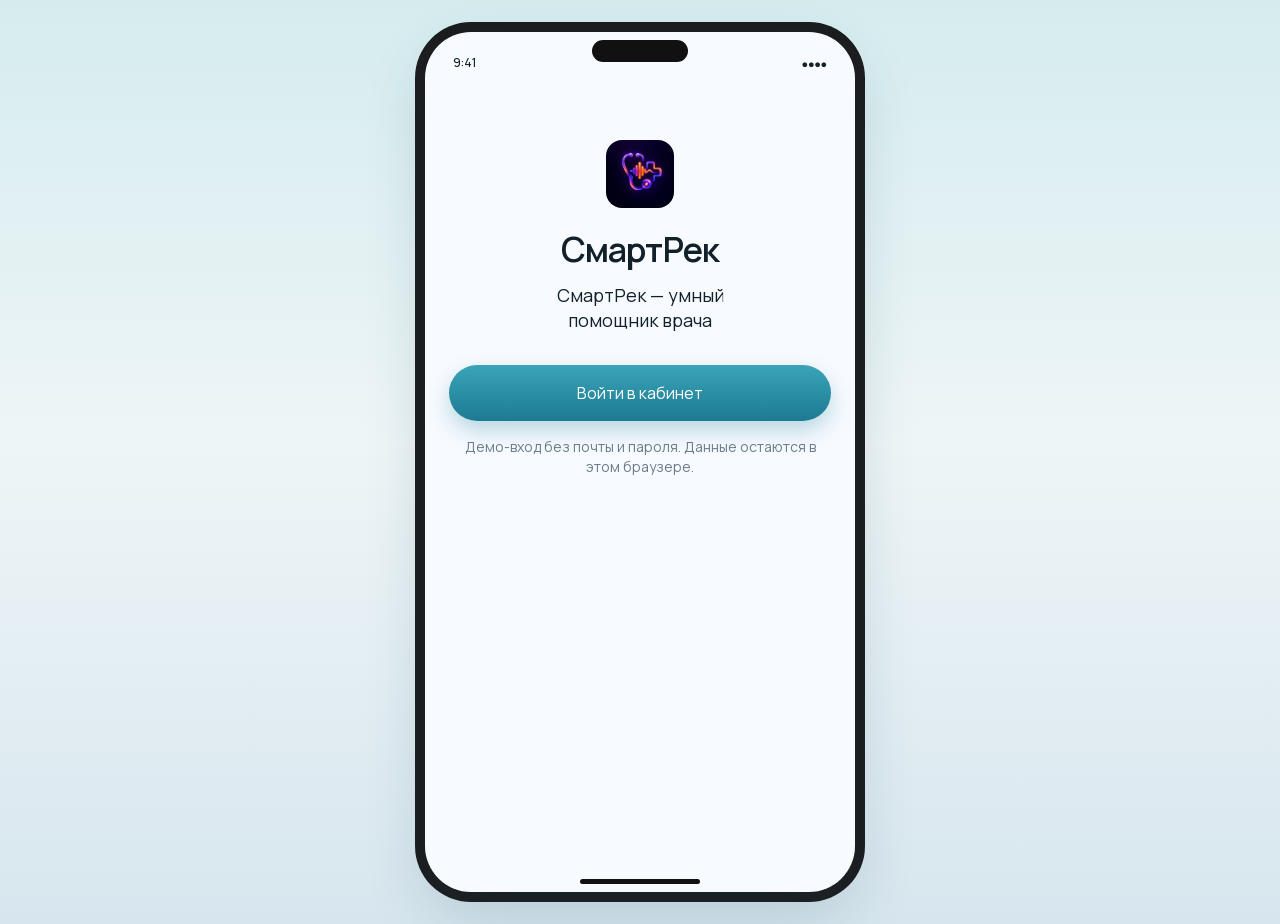
<file: index.html>
<!DOCTYPE html><!--hpTfC2CzHT2_aESXALljm--><html lang="ru" data-smartrek-build="20261110-webspeech1"><head><meta charSet="utf-8"/><meta name="viewport" content="width=device-width, initial-scale=1"/><link rel="preload" href="/_next/static/media/a343f882a40d2cc9-s.p.07ce798a.woff2" as="font" crossorigin="" type="font/woff2"/><link rel="preload" href="/_next/static/media/d3fe2f289711ac3f-s.p.5cf2134c.woff2" as="font" crossorigin="" type="font/woff2"/><link rel="stylesheet" href="/_next/static/chunks/7baa751d85ab25a5.css" data-precedence="next"/><link rel="preload" as="script" fetchPriority="low" href="/_next/static/chunks/337684941081ccfb.js"/><script src="/_next/static/chunks/5a50ee1d1bd5f6b0.js" async=""></script><script src="/_next/static/chunks/1dbb873a56bd22be.js" async=""></script><script src="/_next/static/chunks/0e4889d356df2fcb.js" async=""></script><script src="/_next/static/chunks/9ea5322c0c7643ae.js" async=""></script><script src="/_next/static/chunks/turbopack-999a85383418f954.js" async=""></script><script src="/_next/static/chunks/48ae33d9799efd59.js" async=""></script><script src="/_next/static/chunks/ff1a16fafef87110.js" async=""></script><script src="/_next/static/chunks/7dd66bdf8a7e5707.js" async=""></script><script src="/_next/static/chunks/6363c9e15fc1c7ba.js" async=""></script><meta name="next-size-adjust" content=""/><title>СмартРек — кабинет врача</title><meta name="description" content="Амбиентная голосовая документация, динамические шаблоны и Red Flags. Черновик карты проверяет врач."/><meta name="smartrek-build" content="20261110-webspeech1"/><link rel="icon" href="/favicon.ico?favicon.0b3bf435.ico" sizes="256x256" type="image/x-icon"/><link rel="icon" href="/logo.jpg"/><link rel="apple-touch-icon" href="/logo.jpg"/><script src="/_next/static/chunks/a6dad97d9634a72d.js" noModule=""></script></head><body class="manrope_b757649e-module__VxvIbG__variable font-sans antialiased"><div hidden=""><!--$--><!--/$--></div><script>(self.__next_s=self.__next_s||[]).push([0,{"children":"\n(function(){\n  var BUILD=\"20261110-webspeech1\";\n  var KEY=\"smartrek-build-seen\";\n  try {\n    document.documentElement.setAttribute(\"data-smartrek-build\", BUILD);\n    if (!(\"serviceWorker\" in navigator) || !window.isSecureContext) {\n      try { localStorage.setItem(KEY, BUILD); } catch (e) {}\n      return;\n    }\n    var seen = null;\n    try { seen = localStorage.getItem(KEY); } catch (e) {}\n    var needPurge = seen && seen !== BUILD;\n    navigator.serviceWorker.getRegistrations().then(function(regs){\n      var jobs = regs.map(function(reg){\n        var urls = [reg.active, reg.waiting, reg.installing].filter(Boolean).map(function(w){ return w.scriptURL; });\n        var stale = !urls.length || urls.some(function(u){ return u.indexOf(BUILD) === -1; });\n        return stale ? reg.unregister() : Promise.resolve(false);\n      });\n      return Promise.all(jobs).then(function(results){\n        var removed = results.some(Boolean);\n        if (!(needPurge || removed) || !(\"caches\" in window)) return removed;\n        return caches.keys().then(function(keys){\n          return Promise.all(keys.map(function(k){ return caches.delete(k); }));\n        }).then(function(){ return true; });\n      });\n    }).then(function(purged){\n      try { localStorage.setItem(KEY, BUILD); } catch (e) {}\n      if (!purged) return;\n      try {\n        if (sessionStorage.getItem(\"smartrek-boot-reload\") === BUILD) return;\n        sessionStorage.setItem(\"smartrek-boot-reload\", BUILD);\n        location.reload();\n      } catch (e) {}\n    }).catch(function(){});\n  } catch (e) {}\n})();\n","id":"smartrek-cache-bust"}])</script><div class="flex min-h-dvh items-center justify-center bg-[linear-gradient(180deg,#d5ecef_0%,#eef5f7_48%,#d7e6ee_100%)] p-0 md:p-8"><div class="phone-shadow relative flex min-h-dvh w-full max-w-[430px] flex-1 flex-col overflow-hidden bg-phone md:h-[860px] md:min-h-0 md:flex-none md:rounded-[46px]"><div class="pointer-events-none absolute left-1/2 top-2 z-30 hidden h-[22px] w-[96px] -translate-x-1/2 rounded-full bg-[#111] md:block"></div><div class="hidden h-11 shrink-0 items-end justify-between px-7 pb-1 text-[12px] font-medium text-ink md:flex"><span>9:41</span><span class="flex items-center gap-1 text-[11px] tracking-tight">●●●●</span></div><div class="flex min-h-0 flex-1 flex-col"><div class="flex flex-1 items-center justify-center text-sm text-muted">Загрузка…</div></div><div class="pointer-events-none mx-auto mb-2 hidden h-[5px] w-[120px] rounded-full bg-[#111] md:block"></div></div></div><script src="/_next/static/chunks/337684941081ccfb.js" id="_R_" async=""></script><script>(self.__next_f=self.__next_f||[]).push([0])</script><script>self.__next_f.push([1,"1:\"$Sreact.fragment\"\n2:I[79520,[\"/_next/static/chunks/48ae33d9799efd59.js\"],\"\"]\n4:I[19280,[\"/_next/static/chunks/48ae33d9799efd59.js\"],\"ServiceWorkerRegister\"]\n5:I[62473,[\"/_next/static/chunks/48ae33d9799efd59.js\"],\"AuthGate\"]\n6:I[39756,[\"/_next/static/chunks/ff1a16fafef87110.js\",\"/_next/static/chunks/7dd66bdf8a7e5707.js\"],\"default\"]\n7:I[37457,[\"/_next/static/chunks/ff1a16fafef87110.js\",\"/_next/static/chunks/7dd66bdf8a7e5707.js\"],\"default\"]\nd:I[68027,[\"/_next/static/chunks/48ae33d9799efd59.js\"],\"default\"]\n:HL[\"/_next/static/chunks/7baa751d85ab25a5.css\",\"style\"]\n:HL[\"/_next/static/media/a343f882a40d2cc9-s.p.07ce798a.woff2\",\"font\",{\"crossOrigin\":\"\",\"type\":\"font/woff2\"}]\n:HL[\"/_next/static/media/d3fe2f289711ac3f-s.p.5cf2134c.woff2\",\"font\",{\"crossOrigin\":\"\",\"type\":\"font/woff2\"}]\n3:T622,"])</script><script>self.__next_f.push([1,"\n(function(){\n  var BUILD=\"20261110-webspeech1\";\n  var KEY=\"smartrek-build-seen\";\n  try {\n    document.documentElement.setAttribute(\"data-smartrek-build\", BUILD);\n    if (!(\"serviceWorker\" in navigator) || !window.isSecureContext) {\n      try { localStorage.setItem(KEY, BUILD); } catch (e) {}\n      return;\n    }\n    var seen = null;\n    try { seen = localStorage.getItem(KEY); } catch (e) {}\n    var needPurge = seen \u0026\u0026 seen !== BUILD;\n    navigator.serviceWorker.getRegistrations().then(function(regs){\n      var jobs = regs.map(function(reg){\n        var urls = [reg.active, reg.waiting, reg.installing].filter(Boolean).map(function(w){ return w.scriptURL; });\n        var stale = !urls.length || urls.some(function(u){ return u.indexOf(BUILD) === -1; });\n        return stale ? reg.unregister() : Promise.resolve(false);\n      });\n      return Promise.all(jobs).then(function(results){\n        var removed = results.some(Boolean);\n        if (!(needPurge || removed) || !(\"caches\" in window)) return removed;\n        return caches.keys().then(function(keys){\n          return Promise.all(keys.map(function(k){ return caches.delete(k); }));\n        }).then(function(){ return true; });\n      });\n    }).then(function(purged){\n      try { localStorage.setItem(KEY, BUILD); } catch (e) {}\n      if (!purged) return;\n      try {\n        if (sessionStorage.getItem(\"smartrek-boot-reload\") === BUILD) return;\n        sessionStorage.setItem(\"smartrek-boot-reload\", BUILD);\n        location.reload();\n      } catch (e) {}\n    }).catch(function(){});\n  } catch (e) {}\n})();\n"])</script><script>self.__next_f.push([1,"0:{\"P\":null,\"b\":\"hpTfC2CzHT2-aESXALljm\",\"p\":\"\",\"c\":[\"\",\"\"],\"i\":false,\"f\":[[[\"\",{\"children\":[\"__PAGE__\",{}]},\"$undefined\",\"$undefined\",true],[\"\",[\"$\",\"$1\",\"c\",{\"children\":[[[\"$\",\"link\",\"0\",{\"rel\":\"stylesheet\",\"href\":\"/_next/static/chunks/7baa751d85ab25a5.css\",\"precedence\":\"next\",\"crossOrigin\":\"$undefined\",\"nonce\":\"$undefined\"}],[\"$\",\"script\",\"script-0\",{\"src\":\"/_next/static/chunks/48ae33d9799efd59.js\",\"async\":true,\"nonce\":\"$undefined\"}]],[\"$\",\"html\",null,{\"lang\":\"ru\",\"data-smartrek-build\":\"20261110-webspeech1\",\"children\":[\"$\",\"body\",null,{\"className\":\"manrope_b757649e-module__VxvIbG__variable font-sans antialiased\",\"children\":[[\"$\",\"$L2\",null,{\"id\":\"smartrek-cache-bust\",\"strategy\":\"beforeInteractive\",\"children\":\"$3\"}],[\"$\",\"$L4\",null,{}],[\"$\",\"div\",null,{\"className\":\"flex min-h-dvh items-center justify-center bg-[linear-gradient(180deg,#d5ecef_0%,#eef5f7_48%,#d7e6ee_100%)] p-0 md:p-8\",\"children\":[\"$\",\"div\",null,{\"className\":\"phone-shadow relative flex min-h-dvh w-full max-w-[430px] flex-1 flex-col overflow-hidden bg-phone md:h-[860px] md:min-h-0 md:flex-none md:rounded-[46px]\",\"children\":[[\"$\",\"div\",null,{\"className\":\"pointer-events-none absolute left-1/2 top-2 z-30 hidden h-[22px] w-[96px] -translate-x-1/2 rounded-full bg-[#111] md:block\"}],[\"$\",\"div\",null,{\"className\":\"hidden h-11 shrink-0 items-end justify-between px-7 pb-1 text-[12px] font-medium text-ink md:flex\",\"children\":[[\"$\",\"span\",null,{\"children\":\"9:41\"}],[\"$\",\"span\",null,{\"className\":\"flex items-center gap-1 text-[11px] tracking-tight\",\"children\":\"●●●●\"}]]}],[\"$\",\"div\",null,{\"className\":\"flex min-h-0 flex-1 flex-col\",\"children\":[\"$\",\"$L5\",null,{\"children\":[\"$\",\"$L6\",null,{\"parallelRouterKey\":\"children\",\"error\":\"$undefined\",\"errorStyles\":\"$undefined\",\"errorScripts\":\"$undefined\",\"template\":[\"$\",\"$L7\",null,{}],\"templateStyles\":\"$undefined\",\"templateScripts\":\"$undefined\",\"notFound\":[[[\"$\",\"title\",null,{\"children\":\"404: This page could not be found.\"}],[\"$\",\"div\",null,{\"style\":{\"fontFamily\":\"system-ui,\\\"Segoe UI\\\",Roboto,Helvetica,Arial,sans-serif,\\\"Apple Color Emoji\\\",\\\"Segoe UI Emoji\\\"\",\"height\":\"100vh\",\"textAlign\":\"center\",\"display\":\"flex\",\"flexDirection\":\"column\",\"alignItems\":\"center\",\"justifyContent\":\"center\"},\"children\":[\"$\",\"div\",null,{\"children\":[[\"$\",\"style\",null,{\"dangerouslySetInnerHTML\":{\"__html\":\"body{color:#000;background:#fff;margin:0}.next-error-h1{border-right:1px solid rgba(0,0,0,.3)}@media (prefers-color-scheme:dark){body{color:#fff;background:#000}.next-error-h1{border-right:1px solid rgba(255,255,255,.3)}}\"}}],\"$L8\",\"$L9\"]}]}]],[]],\"forbidden\":\"$undefined\",\"unauthorized\":\"$undefined\"}]}]}],\"$La\"]}]}]]}]}]]}],{\"children\":[\"__PAGE__\",\"$Lb\",{},null,false]},null,false],\"$Lc\",false]],\"m\":\"$undefined\",\"G\":[\"$d\",[\"$Le\"]],\"s\":false,\"S\":true}\n"])</script><script>self.__next_f.push([1,"f:I[47257,[\"/_next/static/chunks/ff1a16fafef87110.js\",\"/_next/static/chunks/7dd66bdf8a7e5707.js\"],\"ClientPageRoot\"]\n10:I[52683,[\"/_next/static/chunks/48ae33d9799efd59.js\",\"/_next/static/chunks/6363c9e15fc1c7ba.js\"],\"default\"]\n13:I[97367,[\"/_next/static/chunks/ff1a16fafef87110.js\",\"/_next/static/chunks/7dd66bdf8a7e5707.js\"],\"OutletBoundary\"]\n15:I[11533,[\"/_next/static/chunks/ff1a16fafef87110.js\",\"/_next/static/chunks/7dd66bdf8a7e5707.js\"],\"AsyncMetadataOutlet\"]\n17:I[97367,[\"/_next/static/chunks/ff1a16fafef87110.js\",\"/_next/static/chunks/7dd66bdf8a7e5707.js\"],\"ViewportBoundary\"]\n19:I[97367,[\"/_next/static/chunks/ff1a16fafef87110.js\",\"/_next/static/chunks/7dd66bdf8a7e5707.js\"],\"MetadataBoundary\"]\n1a:\"$Sreact.suspense\"\n8:[\"$\",\"h1\",null,{\"className\":\"next-error-h1\",\"style\":{\"display\":\"inline-block\",\"margin\":\"0 20px 0 0\",\"padding\":\"0 23px 0 0\",\"fontSize\":24,\"fontWeight\":500,\"verticalAlign\":\"top\",\"lineHeight\":\"49px\"},\"children\":404}]\n9:[\"$\",\"div\",null,{\"style\":{\"display\":\"inline-block\"},\"children\":[\"$\",\"h2\",null,{\"style\":{\"fontSize\":14,\"fontWeight\":400,\"lineHeight\":\"49px\",\"margin\":0},\"children\":\"This page could not be found.\"}]}]\na:[\"$\",\"div\",null,{\"className\":\"pointer-events-none mx-auto mb-2 hidden h-[5px] w-[120px] rounded-full bg-[#111] md:block\"}]\nb:[\"$\",\"$1\",\"c\",{\"children\":[[\"$\",\"$Lf\",null,{\"Component\":\"$10\",\"searchParams\":{},\"params\":{},\"promises\":[\"$@11\",\"$@12\"]}],[[\"$\",\"script\",\"script-0\",{\"src\":\"/_next/static/chunks/6363c9e15fc1c7ba.js\",\"async\":true,\"nonce\":\"$undefined\"}]],[\"$\",\"$L13\",null,{\"children\":[\"$L14\",[\"$\",\"$L15\",null,{\"promise\":\"$@16\"}]]}]]}]\nc:[\"$\",\"$1\",\"h\",{\"children\":[null,[[\"$\",\"$L17\",null,{\"children\":\"$L18\"}],[\"$\",\"meta\",null,{\"name\":\"next-size-adjust\",\"content\":\"\"}]],[\"$\",\"$L19\",null,{\"children\":[\"$\",\"div\",null,{\"hidden\":true,\"children\":[\"$\",\"$1a\",null,{\"fallback\":null,\"children\":\"$L1b\"}]}]}]]}]\ne:[\"$\",\"link\",\"0\",{\"rel\":\"stylesheet\",\"href\":\"/_next/static/chunks/7baa751d85ab25a5.css\",\"precedence\":\"next\",\"crossOrigin\":\"$undefined\",\"nonce\":\"$undefined\"}]\n"])</script><script>self.__next_f.push([1,"11:{}\n12:\"$b:props:children:0:props:params\"\n"])</script><script>self.__next_f.push([1,"18:[[\"$\",\"meta\",\"0\",{\"charSet\":\"utf-8\"}],[\"$\",\"meta\",\"1\",{\"name\":\"viewport\",\"content\":\"width=device-width, initial-scale=1\"}]]\n14:null\n"])</script><script>self.__next_f.push([1,"1c:I[27201,[\"/_next/static/chunks/ff1a16fafef87110.js\",\"/_next/static/chunks/7dd66bdf8a7e5707.js\"],\"IconMark\"]\n16:{\"metadata\":[[\"$\",\"title\",\"0\",{\"children\":\"СмартРек — кабинет врача\"}],[\"$\",\"meta\",\"1\",{\"name\":\"description\",\"content\":\"Амбиентная голосовая документация, динамические шаблоны и Red Flags. Черновик карты проверяет врач.\"}],[\"$\",\"meta\",\"2\",{\"name\":\"smartrek-build\",\"content\":\"20261110-webspeech1\"}],[\"$\",\"link\",\"3\",{\"rel\":\"icon\",\"href\":\"/favicon.ico?favicon.0b3bf435.ico\",\"sizes\":\"256x256\",\"type\":\"image/x-icon\"}],[\"$\",\"link\",\"4\",{\"rel\":\"icon\",\"href\":\"/logo.jpg\"}],[\"$\",\"link\",\"5\",{\"rel\":\"apple-touch-icon\",\"href\":\"/logo.jpg\"}],[\"$\",\"$L1c\",\"6\",{}]],\"error\":null,\"digest\":\"$undefined\"}\n"])</script><script>self.__next_f.push([1,"1b:\"$16:metadata\"\n"])</script></body></html>
</file>
<file: _next/static/chunks/7baa751d85ab25a5.css>
@font-face{font-family:Manrope;font-style:normal;font-weight:200 800;font-display:swap;src:url(../media/a342834df7752944-s.69d3b86e.woff2)format("woff2");unicode-range:U+460-52F,U+1C80-1C8A,U+20B4,U+2DE0-2DFF,U+A640-A69F,U+FE2E-FE2F}@font-face{font-family:Manrope;font-style:normal;font-weight:200 800;font-display:swap;src:url(../media/d3fe2f289711ac3f-s.p.5cf2134c.woff2)format("woff2");unicode-range:U+301,U+400-45F,U+490-491,U+4B0-4B1,U+2116}@font-face{font-family:Manrope;font-style:normal;font-weight:200 800;font-display:swap;src:url(../media/58c4895d0a0ef7cc-s.98651634.woff2)format("woff2");unicode-range:U+370-377,U+37A-37F,U+384-38A,U+38C,U+38E-3A1,U+3A3-3FF}@font-face{font-family:Manrope;font-style:normal;font-weight:200 800;font-display:swap;src:url(../media/bfc7db5c00d21bc5-s.7c6c8c23.woff2)format("woff2");unicode-range:U+102-103,U+110-111,U+128-129,U+168-169,U+1A0-1A1,U+1AF-1B0,U+300-301,U+303-304,U+308-309,U+323,U+329,U+1EA0-1EF9,U+20AB}@font-face{font-family:Manrope;font-style:normal;font-weight:200 800;font-display:swap;src:url(../media/6ab0db14f70d8ed6-s.7d02fb04.woff2)format("woff2");unicode-range:U+100-2BA,U+2BD-2C5,U+2C7-2CC,U+2CE-2D7,U+2DD-2FF,U+304,U+308,U+329,U+1D00-1DBF,U+1E00-1E9F,U+1EF2-1EFF,U+2020,U+20A0-20AB,U+20AD-20C4,U+2113,U+2C60-2C7F,U+A720-A7FF}@font-face{font-family:Manrope;font-style:normal;font-weight:200 800;font-display:swap;src:url(../media/a343f882a40d2cc9-s.p.07ce798a.woff2)format("woff2");unicode-range:U+??,U+131,U+152-153,U+2BB-2BC,U+2C6,U+2DA,U+2DC,U+304,U+308,U+329,U+2000-206F,U+20AC,U+2122,U+2191,U+2193,U+2212,U+2215,U+FEFF,U+FFFD}@font-face{font-family:Manrope Fallback;src:local(Arial);ascent-override:103.31%;descent-override:29.07%;line-gap-override:0.0%;size-adjust:103.19%}.manrope_b757649e-module__VxvIbG__className{font-family:Manrope,Manrope Fallback;font-style:normal}.manrope_b757649e-module__VxvIbG__variable{--font-manrope:"Manrope","Manrope Fallback"}
@layer properties{@supports (((-webkit-hyphens:none)) and (not (margin-trim:inline))) or ((-moz-orient:inline) and (not (color:rgb(from red r g b)))){*,:before,:after{--tw-translate-x:0;--tw-translate-y:0;--tw-translate-z:0;--tw-space-y-reverse:0;--tw-border-style:solid;--tw-leading:initial;--tw-font-weight:initial;--tw-tracking:initial;--tw-shadow:0 0 transparent;--tw-shadow-color:initial;--tw-shadow-alpha:100%;--tw-inset-shadow:0 0 transparent;--tw-inset-shadow-color:initial;--tw-inset-shadow-alpha:100%;--tw-ring-color:initial;--tw-ring-shadow:0 0 transparent;--tw-inset-ring-color:initial;--tw-inset-ring-shadow:0 0 transparent;--tw-ring-inset:initial;--tw-ring-offset-width:0px;--tw-ring-offset-color:#fff;--tw-ring-offset-shadow:0 0 transparent;--tw-blur:initial;--tw-brightness:initial;--tw-contrast:initial;--tw-grayscale:initial;--tw-hue-rotate:initial;--tw-invert:initial;--tw-opacity:initial;--tw-saturate:initial;--tw-sepia:initial;--tw-drop-shadow:initial;--tw-drop-shadow-color:initial;--tw-drop-shadow-alpha:100%;--tw-drop-shadow-size:initial;--tw-backdrop-blur:initial;--tw-backdrop-brightness:initial;--tw-backdrop-contrast:initial;--tw-backdrop-grayscale:initial;--tw-backdrop-hue-rotate:initial;--tw-backdrop-invert:initial;--tw-backdrop-opacity:initial;--tw-backdrop-saturate:initial;--tw-backdrop-sepia:initial}::backdrop{--tw-translate-x:0;--tw-translate-y:0;--tw-translate-z:0;--tw-space-y-reverse:0;--tw-border-style:solid;--tw-leading:initial;--tw-font-weight:initial;--tw-tracking:initial;--tw-shadow:0 0 transparent;--tw-shadow-color:initial;--tw-shadow-alpha:100%;--tw-inset-shadow:0 0 transparent;--tw-inset-shadow-color:initial;--tw-inset-shadow-alpha:100%;--tw-ring-color:initial;--tw-ring-shadow:0 0 transparent;--tw-inset-ring-color:initial;--tw-inset-ring-shadow:0 0 transparent;--tw-ring-inset:initial;--tw-ring-offset-width:0px;--tw-ring-offset-color:#fff;--tw-ring-offset-shadow:0 0 transparent;--tw-blur:initial;--tw-brightness:initial;--tw-contrast:initial;--tw-grayscale:initial;--tw-hue-rotate:initial;--tw-invert:initial;--tw-opacity:initial;--tw-saturate:initial;--tw-sepia:initial;--tw-drop-shadow:initial;--tw-drop-shadow-color:initial;--tw-drop-shadow-alpha:100%;--tw-drop-shadow-size:initial;--tw-backdrop-blur:initial;--tw-backdrop-brightness:initial;--tw-backdrop-contrast:initial;--tw-backdrop-grayscale:initial;--tw-backdrop-hue-rotate:initial;--tw-backdrop-invert:initial;--tw-backdrop-opacity:initial;--tw-backdrop-saturate:initial;--tw-backdrop-sepia:initial}}}@layer theme{:root,:host{--font-mono:ui-monospace,SFMono-Regular,Menlo,Monaco,Consolas,"Liberation Mono","Courier New",monospace;--color-amber-50:#fffbeb;--color-amber-200:#fee685;--color-amber-900:#7b3306;--color-white:#fff;--spacing:.25rem;--text-xs:.75rem;--text-xs--line-height:calc(1/.75);--text-sm:.875rem;--text-sm--line-height:calc(1.25/.875);--text-lg:1.125rem;--text-lg--line-height:calc(1.75/1.125);--text-2xl:1.5rem;--text-2xl--line-height:calc(2/1.5);--font-weight-medium:500;--font-weight-semibold:600;--tracking-tight:-.025em;--leading-tight:1.25;--leading-snug:1.375;--leading-relaxed:1.625;--radius-2xl:1rem;--default-font-family:var(--font-manrope);--default-mono-font-family:var(--font-mono)}@supports (color:color(display-p3 0 0 0)){:root,:host{--color-amber-50:color(display-p3 .997804 .985047 .926312);--color-amber-200:color(display-p3 .979824 .904554 .57325);--color-amber-900:color(display-p3 .445958 .216422 .0823321)}}@supports (color:lab(0% 0 0)){:root,:host{--color-amber-50:lab(98.6252% -.635922 8.42309);--color-amber-200:lab(91.7203% -.505269 49.9084);--color-amber-900:lab(31.2288% 30.2627 40.0378)}}}@layer base{*,:after,:before{box-sizing:border-box;border:0 solid;margin:0;padding:0}::backdrop{box-sizing:border-box;border:0 solid;margin:0;padding:0}::-webkit-file-upload-button{box-sizing:border-box;border:0 solid;margin:0;padding:0}::file-selector-button{box-sizing:border-box;border:0 solid;margin:0;padding:0}html,:host{-webkit-text-size-adjust:100%;-moz-tab-size:4;tab-size:4;line-height:1.5;font-family:var(--default-font-family,-apple-system,BlinkMacSystemFont,"Segoe UI",Roboto,"Helvetica Neue","Noto Sans",Arial,sans-serif,"Apple Color Emoji","Segoe UI Emoji","Segoe UI Symbol","Noto Color Emoji");font-feature-settings:var(--default-font-feature-settings,normal);font-variation-settings:var(--default-font-variation-settings,normal);-webkit-tap-highlight-color:transparent}hr{height:0;color:inherit;border-top-width:1px}abbr:where([title]){-webkit-text-decoration:underline dotted;text-decoration:underline dotted}h1,h2,h3,h4,h5,h6{font-size:inherit;font-weight:inherit}a{color:inherit;-webkit-text-decoration:inherit;-webkit-text-decoration:inherit;-webkit-text-decoration:inherit;-webkit-text-decoration:inherit;text-decoration:inherit}b,strong{font-weight:bolder}code,kbd,samp,pre{font-family:var(--default-mono-font-family,ui-monospace,SFMono-Regular,Menlo,Monaco,Consolas,"Liberation Mono","Courier New",monospace);font-feature-settings:var(--default-mono-font-feature-settings,normal);font-variation-settings:var(--default-mono-font-variation-settings,normal);font-size:1em}small{font-size:80%}sub,sup{vertical-align:baseline;font-size:75%;line-height:0;position:relative}sub{bottom:-.25em}sup{top:-.5em}table{text-indent:0;border-color:inherit;border-collapse:collapse}:-moz-focusring:where(:not(iframe)){outline:auto}progress{vertical-align:baseline}summary{display:list-item}ol,ul,menu{list-style:none}img,svg,video,canvas,audio,iframe,embed,object{vertical-align:middle;display:block}img,video{max-width:100%;height:auto}button,input,select,optgroup,textarea{font:inherit;font-feature-settings:inherit;font-variation-settings:inherit;letter-spacing:inherit;color:inherit;opacity:1;background-color:transparent;border-radius:0}::-webkit-file-upload-button{font:inherit;font-feature-settings:inherit;font-variation-settings:inherit;letter-spacing:inherit;color:inherit;opacity:1;background-color:transparent;border-radius:0}::file-selector-button{font:inherit;font-feature-settings:inherit;font-variation-settings:inherit;letter-spacing:inherit;color:inherit;opacity:1;background-color:transparent;border-radius:0}:where(select:-webkit-any([multiple],[size])) optgroup{font-weight:bolder}:where(select:-moz-any([multiple],[size])) optgroup{font-weight:bolder}:where(select:is([multiple],[size])) optgroup{font-weight:bolder}:where(select:-webkit-any([multiple],[size])) optgroup option:not(:-webkit-any(:lang(ae),:lang(ar),:lang(arc),:lang(bcc),:lang(bqi),:lang(ckb),:lang(dv),:lang(fa),:lang(glk),:lang(he),:lang(ku),:lang(mzn),:lang(nqo),:lang(pnb),:lang(ps),:lang(sd),:lang(ug),:lang(ur),:lang(yi))){padding-left:20px}:where(select:-moz-any([multiple],[size])) optgroup option:not(:-moz-any(:lang(ae),:lang(ar),:lang(arc),:lang(bcc),:lang(bqi),:lang(ckb),:lang(dv),:lang(fa),:lang(glk),:lang(he),:lang(ku),:lang(mzn),:lang(nqo),:lang(pnb),:lang(ps),:lang(sd),:lang(ug),:lang(ur),:lang(yi))){padding-left:20px}:where(select:is([multiple],[size])) optgroup option:not(:is(:lang(ae),:lang(ar),:lang(arc),:lang(bcc),:lang(bqi),:lang(ckb),:lang(dv),:lang(fa),:lang(glk),:lang(he),:lang(ku),:lang(mzn),:lang(nqo),:lang(pnb),:lang(ps),:lang(sd),:lang(ug),:lang(ur),:lang(yi))){padding-left:20px}:where(select:-webkit-any([multiple],[size])) optgroup option:-webkit-any(:lang(ae),:lang(ar),:lang(arc),:lang(bcc),:lang(bqi),:lang(ckb),:lang(dv),:lang(fa),:lang(glk),:lang(he),:lang(ku),:lang(mzn),:lang(nqo),:lang(pnb),:lang(ps),:lang(sd),:lang(ug),:lang(ur),:lang(yi)){padding-right:20px}:where(select:-moz-any([multiple],[size])) optgroup option:-moz-any(:lang(ae),:lang(ar),:lang(arc),:lang(bcc),:lang(bqi),:lang(ckb),:lang(dv),:lang(fa),:lang(glk),:lang(he),:lang(ku),:lang(mzn),:lang(nqo),:lang(pnb),:lang(ps),:lang(sd),:lang(ug),:lang(ur),:lang(yi)){padding-right:20px}:where(select:is([multiple],[size])) optgroup option:is(:lang(ae),:lang(ar),:lang(arc),:lang(bcc),:lang(bqi),:lang(ckb),:lang(dv),:lang(fa),:lang(glk),:lang(he),:lang(ku),:lang(mzn),:lang(nqo),:lang(pnb),:lang(ps),:lang(sd),:lang(ug),:lang(ur),:lang(yi)){padding-right:20px}:not(:-webkit-any(:lang(ae),:lang(ar),:lang(arc),:lang(bcc),:lang(bqi),:lang(ckb),:lang(dv),:lang(fa),:lang(glk),:lang(he),:lang(ku),:lang(mzn),:lang(nqo),:lang(pnb),:lang(ps),:lang(sd),:lang(ug),:lang(ur),:lang(yi)))::-webkit-file-upload-button{margin-right:4px}:not(:-moz-any(:lang(ae),:lang(ar),:lang(arc),:lang(bcc),:lang(bqi),:lang(ckb),:lang(dv),:lang(fa),:lang(glk),:lang(he),:lang(ku),:lang(mzn),:lang(nqo),:lang(pnb),:lang(ps),:lang(sd),:lang(ug),:lang(ur),:lang(yi)))::file-selector-button{margin-right:4px}:not(:is(:lang(ae),:lang(ar),:lang(arc),:lang(bcc),:lang(bqi),:lang(ckb),:lang(dv),:lang(fa),:lang(glk),:lang(he),:lang(ku),:lang(mzn),:lang(nqo),:lang(pnb),:lang(ps),:lang(sd),:lang(ug),:lang(ur),:lang(yi)))::file-selector-button{margin-right:4px}:-webkit-any(:lang(ae),:lang(ar),:lang(arc),:lang(bcc),:lang(bqi),:lang(ckb),:lang(dv),:lang(fa),:lang(glk),:lang(he),:lang(ku),:lang(mzn),:lang(nqo),:lang(pnb),:lang(ps),:lang(sd),:lang(ug),:lang(ur),:lang(yi))::-webkit-file-upload-button{margin-left:4px}:-moz-any(:lang(ae),:lang(ar),:lang(arc),:lang(bcc),:lang(bqi),:lang(ckb),:lang(dv),:lang(fa),:lang(glk),:lang(he),:lang(ku),:lang(mzn),:lang(nqo),:lang(pnb),:lang(ps),:lang(sd),:lang(ug),:lang(ur),:lang(yi))::file-selector-button{margin-left:4px}:is(:lang(ae),:lang(ar),:lang(arc),:lang(bcc),:lang(bqi),:lang(ckb),:lang(dv),:lang(fa),:lang(glk),:lang(he),:lang(ku),:lang(mzn),:lang(nqo),:lang(pnb),:lang(ps),:lang(sd),:lang(ug),:lang(ur),:lang(yi))::file-selector-button{margin-left:4px}::placeholder{opacity:1}@supports (not ((-webkit-appearance:-apple-pay-button))) or (contain-intrinsic-size:1px){::placeholder{color:currentColor}@supports (color:color-mix(in lab, red, red)){::placeholder{color:color-mix(in oklab,currentcolor 50%,transparent)}}}textarea{resize:vertical}::-webkit-search-decoration{-webkit-appearance:none}::-webkit-date-and-time-value{min-height:1lh;text-align:inherit}::-webkit-datetime-edit{display:inline-flex}::-webkit-datetime-edit-fields-wrapper{padding:0}::-webkit-datetime-edit{padding-top:0;padding-bottom:0}::-webkit-datetime-edit-year-field{padding-top:0;padding-bottom:0}::-webkit-datetime-edit-month-field{padding-top:0;padding-bottom:0}::-webkit-datetime-edit-day-field{padding-top:0;padding-bottom:0}::-webkit-datetime-edit-hour-field{padding-top:0;padding-bottom:0}::-webkit-datetime-edit-minute-field{padding-top:0;padding-bottom:0}::-webkit-datetime-edit-second-field{padding-top:0;padding-bottom:0}::-webkit-datetime-edit-millisecond-field{padding-top:0;padding-bottom:0}::-webkit-datetime-edit-meridiem-field{padding-top:0;padding-bottom:0}::-webkit-calendar-picker-indicator{line-height:1}:-moz-ui-invalid{box-shadow:none}button{-webkit-appearance:button;-moz-appearance:button;appearance:button}input:where([type=button],[type=reset],[type=submit]){-webkit-appearance:button;-moz-appearance:button;appearance:button}::-webkit-file-upload-button{-webkit-appearance:button;-moz-appearance:button;appearance:button}::file-selector-button{-webkit-appearance:button;-moz-appearance:button;appearance:button}::-webkit-inner-spin-button{height:auto}::-webkit-outer-spin-button{height:auto}[hidden]:where(:not([hidden=until-found])){display:none!important}}@layer components;@layer utilities{.pointer-events-none{pointer-events:none}.visible{visibility:visible}.absolute{position:absolute}.fixed{position:fixed}.relative{position:relative}.static{position:static}.sticky{position:-webkit-sticky;position:sticky}.inset-0{top:0;bottom:0;left:0;right:0}.inset-x-8{inset-inline:calc(var(--spacing)*8)}.top-0{top:0}.top-2{top:calc(var(--spacing)*2)}.top-8{top:calc(var(--spacing)*8)}.right-3{right:calc(var(--spacing)*3)}.right-4{right:calc(var(--spacing)*4)}.right-\[18px\]{right:18px}.bottom-4{bottom:calc(var(--spacing)*4)}.bottom-\[92px\]{bottom:92px}.left-1\/2{left:50%}.left-3{left:calc(var(--spacing)*3)}.left-5{left:calc(var(--spacing)*5)}.z-10{z-index:10}.z-20{z-index:20}.z-30{z-index:30}.z-40{z-index:40}.mx-3{margin-inline:calc(var(--spacing)*3)}.mx-auto{margin-left:auto;margin-right:auto}.mt-0\.5{margin-top:calc(var(--spacing)*.5)}.mt-1{margin-top:var(--spacing)}.mt-2{margin-top:calc(var(--spacing)*2)}.mt-3{margin-top:calc(var(--spacing)*3)}.mt-4{margin-top:calc(var(--spacing)*4)}.mt-5{margin-top:calc(var(--spacing)*5)}.mt-6{margin-top:calc(var(--spacing)*6)}.mt-7{margin-top:calc(var(--spacing)*7)}.mt-8{margin-top:calc(var(--spacing)*8)}.mt-10{margin-top:calc(var(--spacing)*10)}.mb-1{margin-bottom:var(--spacing)}.mb-2{margin-bottom:calc(var(--spacing)*2)}.block{display:block}.flex{display:flex}.grid{display:grid}.hidden{display:none}.inline{display:inline}.inline-block{display:inline-block}.h-1\.5{height:calc(var(--spacing)*1.5)}.h-8{height:calc(var(--spacing)*8)}.h-9{height:calc(var(--spacing)*9)}.h-10{height:calc(var(--spacing)*10)}.h-11{height:calc(var(--spacing)*11)}.h-12{height:calc(var(--spacing)*12)}.h-\[5px\]{height:5px}.h-\[22px\]{height:22px}.h-\[70px\]{height:70px}.h-\[148px\]{height:148px}.h-full{height:100%}.max-h-\[min\(85dvh\,720px\)\]{max-height:min(85dvh,720px)}.min-h-0{min-height:0}.min-h-20{min-height:calc(var(--spacing)*20)}.min-h-28{min-height:calc(var(--spacing)*28)}.min-h-\[138px\]{min-height:138px}.min-h-\[380px\]{min-height:380px}.min-h-dvh{min-height:100dvh}.min-h-full{min-height:100%}.w-1\.5{width:calc(var(--spacing)*1.5)}.w-8{width:calc(var(--spacing)*8)}.w-9{width:calc(var(--spacing)*9)}.w-10{width:calc(var(--spacing)*10)}.w-12{width:calc(var(--spacing)*12)}.w-\[3px\]{width:3px}.w-\[78\%\]{width:78%}.w-\[82\%\]{width:82%}.w-\[96px\]{width:96px}.w-\[120px\]{width:120px}.w-full{width:100%}.max-w-\[16rem\]{max-width:16rem}.max-w-\[17rem\]{max-width:17rem}.max-w-\[380px\]{max-width:380px}.max-w-\[430px\]{max-width:430px}.flex-1{flex:1}.shrink-0{flex-shrink:0}.-translate-x-1\/2{--tw-translate-x:calc(calc(1/2*100%)*-1);translate:var(--tw-translate-x)var(--tw-translate-y)}.cursor-pointer{cursor:pointer}.resize{resize:both}.list-decimal{list-style-type:decimal}.grid-cols-3{grid-template-columns:repeat(3,minmax(0,1fr))}.grid-cols-5{grid-template-columns:repeat(5,minmax(0,1fr))}.flex-col{flex-direction:column}.flex-wrap{flex-wrap:wrap}.place-items-center{place-items:center}.items-center{align-items:center}.items-end{align-items:flex-end}.justify-between{justify-content:space-between}.justify-center{justify-content:center}.justify-end{justify-content:flex-end}.gap-1{gap:var(--spacing)}.gap-2{gap:calc(var(--spacing)*2)}.gap-2\.5{gap:calc(var(--spacing)*2.5)}.gap-3{gap:calc(var(--spacing)*3)}:where(.space-y-2>:not(:last-child)){--tw-space-y-reverse:0;margin-top:calc(calc(var(--spacing)*2)*var(--tw-space-y-reverse));margin-bottom:calc(calc(var(--spacing)*2)*calc(1 - var(--tw-space-y-reverse)))}:where(.space-y-2\.5>:not(:last-child)){--tw-space-y-reverse:0;margin-top:calc(calc(var(--spacing)*2.5)*var(--tw-space-y-reverse));margin-bottom:calc(calc(var(--spacing)*2.5)*calc(1 - var(--tw-space-y-reverse)))}:where(.space-y-3>:not(:last-child)){--tw-space-y-reverse:0;margin-top:calc(calc(var(--spacing)*3)*var(--tw-space-y-reverse));margin-bottom:calc(calc(var(--spacing)*3)*calc(1 - var(--tw-space-y-reverse)))}.overflow-hidden{overflow:hidden}.overflow-y-auto{overflow-y:auto}.rounded-2xl{border-radius:var(--radius-2xl)}.rounded-\[22px\]{border-radius:22px}.rounded-\[24px\]{border-radius:24px}.rounded-\[28px\]{border-radius:28px}.rounded-full{border-radius:3.40282e38px}.border{border-style:var(--tw-border-style);border-width:1px}.border-t{border-top-style:var(--tw-border-style);border-top-width:1px}.border-amber-200{border-color:var(--color-amber-200)}.border-line{border-color:var(--line)}.border-teal{border-color:var(--teal)}.bg-\[\#111\]{background-color:#111}.bg-\[\#12202a\]\/45{background-color:rgba(18,32,42,.45);background-color:color(display-p3 .0826599 .124031 .161015/.45);background-color:lab(11.3481% -3.59966 -8.75282/.45)}.bg-\[\#d7eef1\]{background-color:#d7eef1}.bg-\[\#e7f7f3\]{background-color:#e7f7f3}.bg-\[\#e8f7f6\]{background-color:#e8f7f6}.bg-\[\#f3fbfb\]{background-color:#f3fbfb}.bg-\[\#f5fafc\]{background-color:#f5fafc}.bg-\[\#ff3b30\]{background-color:#ff3b30}.bg-amber-50{background-color:var(--color-amber-50)}.bg-phone{background-color:var(--phone)}.bg-teal\/25{background-color:var(--teal)}@supports (color:color-mix(in lab, red, red)){.bg-teal\/25{background-color:color-mix(in oklab,var(--teal)25%,transparent)}}.bg-white{background-color:var(--color-white)}.bg-white\/95{background-color:rgba(255,255,255,.95)}@supports (color:color-mix(in lab, red, red)){.bg-white\/95{background-color:color-mix(in oklab,var(--color-white)95%,transparent)}}.bg-\[linear-gradient\(180deg\,\#d5ecef_0\%\,\#eef5f7_48\%\,\#d7e6ee_100\%\)\]{background-image:linear-gradient(#d5ecef 0%,#eef5f7 48%,#d7e6ee 100%)}.bg-\[radial-gradient\(circle_at_50\%_45\%\,\#ffffff_0\%\,\#f3fbff_70\%\)\]{background-image:radial-gradient(circle at 50% 45%,#fff 0%,#f3fbff 70%)}.object-cover{object-fit:cover}.p-0{padding:0}.p-3{padding:calc(var(--spacing)*3)}.p-4{padding:calc(var(--spacing)*4)}.p-5{padding:calc(var(--spacing)*5)}.p-6{padding:calc(var(--spacing)*6)}.px-1{padding-inline:var(--spacing)}.px-2{padding-inline:calc(var(--spacing)*2)}.px-3{padding-inline:calc(var(--spacing)*3)}.px-3\.5{padding-inline:calc(var(--spacing)*3.5)}.px-4{padding-inline:calc(var(--spacing)*4)}.px-5{padding-inline:calc(var(--spacing)*5)}.px-6{padding-inline:calc(var(--spacing)*6)}.px-7{padding-inline:calc(var(--spacing)*7)}.py-1{padding-block:var(--spacing)}.py-1\.5{padding-block:calc(var(--spacing)*1.5)}.py-2{padding-block:calc(var(--spacing)*2)}.py-3{padding-block:calc(var(--spacing)*3)}.py-3\.5{padding-block:calc(var(--spacing)*3.5)}.py-4{padding-block:calc(var(--spacing)*4)}.py-\[15px\]{padding-top:15px;padding-bottom:15px}.pt-1{padding-top:var(--spacing)}.pt-2{padding-top:calc(var(--spacing)*2)}.pt-3{padding-top:calc(var(--spacing)*3)}.pt-6{padding-top:calc(var(--spacing)*6)}.pt-12{padding-top:calc(var(--spacing)*12)}.pt-16{padding-top:calc(var(--spacing)*16)}.pb-1{padding-bottom:var(--spacing)}.pb-6{padding-bottom:calc(var(--spacing)*6)}.pb-8{padding-bottom:calc(var(--spacing)*8)}.pb-10{padding-bottom:calc(var(--spacing)*10)}.pb-24{padding-bottom:calc(var(--spacing)*24)}.pb-\[10px\]{padding-bottom:10px}.pl-4{padding-left:calc(var(--spacing)*4)}.text-center{text-align:center}.text-left{text-align:left}.font-sans{font-family:var(--font-manrope)}.text-2xl{font-size:var(--text-2xl);line-height:var(--tw-leading,var(--text-2xl--line-height))}.text-lg{font-size:var(--text-lg);line-height:var(--tw-leading,var(--text-lg--line-height))}.text-sm{font-size:var(--text-sm);line-height:var(--tw-leading,var(--text-sm--line-height))}.text-xs{font-size:var(--text-xs);line-height:var(--tw-leading,var(--text-xs--line-height))}.text-\[10px\]{font-size:10px}.text-\[11px\]{font-size:11px}.text-\[12px\]{font-size:12px}.text-\[15px\]{font-size:15px}.text-\[17px\]{font-size:17px}.text-\[18px\]{font-size:18px}.text-\[20px\]{font-size:20px}.text-\[22px\]{font-size:22px}.text-\[28px\]{font-size:28px}.text-\[34px\]{font-size:34px}.leading-relaxed{--tw-leading:var(--leading-relaxed);line-height:var(--leading-relaxed)}.leading-snug{--tw-leading:var(--leading-snug);line-height:var(--leading-snug)}.leading-tight{--tw-leading:var(--leading-tight);line-height:var(--leading-tight)}.font-medium{--tw-font-weight:var(--font-weight-medium);font-weight:var(--font-weight-medium)}.font-semibold{--tw-font-weight:var(--font-weight-semibold);font-weight:var(--font-weight-semibold)}.tracking-tight{--tw-tracking:var(--tracking-tight);letter-spacing:var(--tracking-tight)}.text-amber-900{color:var(--color-amber-900)}.text-ink{color:var(--ink)}.text-mint{color:var(--mint)}.text-muted{color:var(--muted)}.text-teal{color:var(--teal)}.text-teal-deep{color:var(--teal-deep)}.text-white{color:var(--color-white)}.antialiased{-webkit-font-smoothing:antialiased;-moz-osx-font-smoothing:grayscale}.shadow-\[0_8px_24px_rgba\(28\,70\,90\,0\.10\)\]{--tw-shadow:0 8px 24px var(--tw-shadow-color,rgba(28,70,90,.1));box-shadow:var(--tw-inset-shadow),var(--tw-inset-ring-shadow),var(--tw-ring-offset-shadow),var(--tw-ring-shadow),var(--tw-shadow)}.shadow-\[0_20px_50px_rgba\(18\,56\,72\,0\.28\)\]{--tw-shadow:0 20px 50px var(--tw-shadow-color,rgba(18,56,72,.28));box-shadow:var(--tw-inset-shadow),var(--tw-inset-ring-shadow),var(--tw-ring-offset-shadow),var(--tw-ring-shadow),var(--tw-shadow)}.blur{--tw-blur:blur(8px);filter:var(--tw-blur,)var(--tw-brightness,)var(--tw-contrast,)var(--tw-grayscale,)var(--tw-hue-rotate,)var(--tw-invert,)var(--tw-saturate,)var(--tw-sepia,)var(--tw-drop-shadow,)}.backdrop-blur{--tw-backdrop-blur:blur(8px);-webkit-backdrop-filter:var(--tw-backdrop-blur,)var(--tw-backdrop-brightness,)var(--tw-backdrop-contrast,)var(--tw-backdrop-grayscale,)var(--tw-backdrop-hue-rotate,)var(--tw-backdrop-invert,)var(--tw-backdrop-opacity,)var(--tw-backdrop-saturate,)var(--tw-backdrop-sepia,);backdrop-filter:var(--tw-backdrop-blur,)var(--tw-backdrop-brightness,)var(--tw-backdrop-contrast,)var(--tw-backdrop-grayscale,)var(--tw-backdrop-hue-rotate,)var(--tw-backdrop-invert,)var(--tw-backdrop-opacity,)var(--tw-backdrop-saturate,)var(--tw-backdrop-sepia,)}.select-none{-webkit-user-select:none;-moz-user-select:none;user-select:none}.disabled\:opacity-40:disabled{opacity:.4}.disabled\:opacity-50:disabled{opacity:.5}@media (min-width:48rem){.md\:block{display:block}.md\:flex{display:flex}.md\:h-\[860px\]{height:860px}.md\:min-h-0{min-height:0}.md\:flex-none{flex:none}.md\:rounded-\[46px\]{border-radius:46px}.md\:p-8{padding:calc(var(--spacing)*8)}}}:root{--bg:#e8f1f4;--phone:#f7fbff;--ink:#12202a;--muted:#6b7c88;--line:#d7e4ec;--teal:#1f8a9a;--teal-deep:#176f86;--mint:#3cb89a}*{box-sizing:border-box}html,body{background:var(--bg);min-height:100%;color:var(--ink);margin:0}button,input,textarea,select{font:inherit}textarea{resize:vertical}.phone-shadow{box-shadow:0 24px 60px rgba(23,70,86,.18),0 0 0 10px #1c1c1e}.cta{background:linear-gradient(#3aa4b8 0%,#1d7a92 100%);box-shadow:0 10px 22px rgba(29,122,146,.28)}.cta:active{transform:translateY(1px)}.soft-card{background:#fff;border:1px solid #e7eef3;box-shadow:0 10px 24px rgba(18,56,72,.06)}@keyframes wave{0%,to{transform:scaleY(.35)}50%{transform:scaleY(1)}}.wave-bar{transform-origin:50%;animation:1.1s ease-in-out infinite wave}@property --tw-translate-x{syntax:"*";inherits:false;initial-value:0}@property --tw-translate-y{syntax:"*";inherits:false;initial-value:0}@property --tw-translate-z{syntax:"*";inherits:false;initial-value:0}@property --tw-space-y-reverse{syntax:"*";inherits:false;initial-value:0}@property --tw-border-style{syntax:"*";inherits:false;initial-value:solid}@property --tw-leading{syntax:"*";inherits:false}@property --tw-font-weight{syntax:"*";inherits:false}@property --tw-tracking{syntax:"*";inherits:false}@property --tw-shadow{syntax:"*";inherits:false;initial-value:0 0 transparent}@property --tw-shadow-color{syntax:"*";inherits:false}@property --tw-shadow-alpha{syntax:"<percentage>";inherits:false;initial-value:100%}@property --tw-inset-shadow{syntax:"*";inherits:false;initial-value:0 0 transparent}@property --tw-inset-shadow-color{syntax:"*";inherits:false}@property --tw-inset-shadow-alpha{syntax:"<percentage>";inherits:false;initial-value:100%}@property --tw-ring-color{syntax:"*";inherits:false}@property --tw-ring-shadow{syntax:"*";inherits:false;initial-value:0 0 transparent}@property --tw-inset-ring-color{syntax:"*";inherits:false}@property --tw-inset-ring-shadow{syntax:"*";inherits:false;initial-value:0 0 transparent}@property --tw-ring-inset{syntax:"*";inherits:false}@property --tw-ring-offset-width{syntax:"<length>";inherits:false;initial-value:0}@property --tw-ring-offset-color{syntax:"*";inherits:false;initial-value:#fff}@property --tw-ring-offset-shadow{syntax:"*";inherits:false;initial-value:0 0 transparent}@property --tw-blur{syntax:"*";inherits:false}@property --tw-brightness{syntax:"*";inherits:false}@property --tw-contrast{syntax:"*";inherits:false}@property --tw-grayscale{syntax:"*";inherits:false}@property --tw-hue-rotate{syntax:"*";inherits:false}@property --tw-invert{syntax:"*";inherits:false}@property --tw-opacity{syntax:"*";inherits:false}@property --tw-saturate{syntax:"*";inherits:false}@property --tw-sepia{syntax:"*";inherits:false}@property --tw-drop-shadow{syntax:"*";inherits:false}@property --tw-drop-shadow-color{syntax:"*";inherits:false}@property --tw-drop-shadow-alpha{syntax:"<percentage>";inherits:false;initial-value:100%}@property --tw-drop-shadow-size{syntax:"*";inherits:false}@property --tw-backdrop-blur{syntax:"*";inherits:false}@property --tw-backdrop-brightness{syntax:"*";inherits:false}@property --tw-backdrop-contrast{syntax:"*";inherits:false}@property --tw-backdrop-grayscale{syntax:"*";inherits:false}@property --tw-backdrop-hue-rotate{syntax:"*";inherits:false}@property --tw-backdrop-invert{syntax:"*";inherits:false}@property --tw-backdrop-opacity{syntax:"*";inherits:false}@property --tw-backdrop-saturate{syntax:"*";inherits:false}@property --tw-backdrop-sepia{syntax:"*";inherits:false}
</file>
